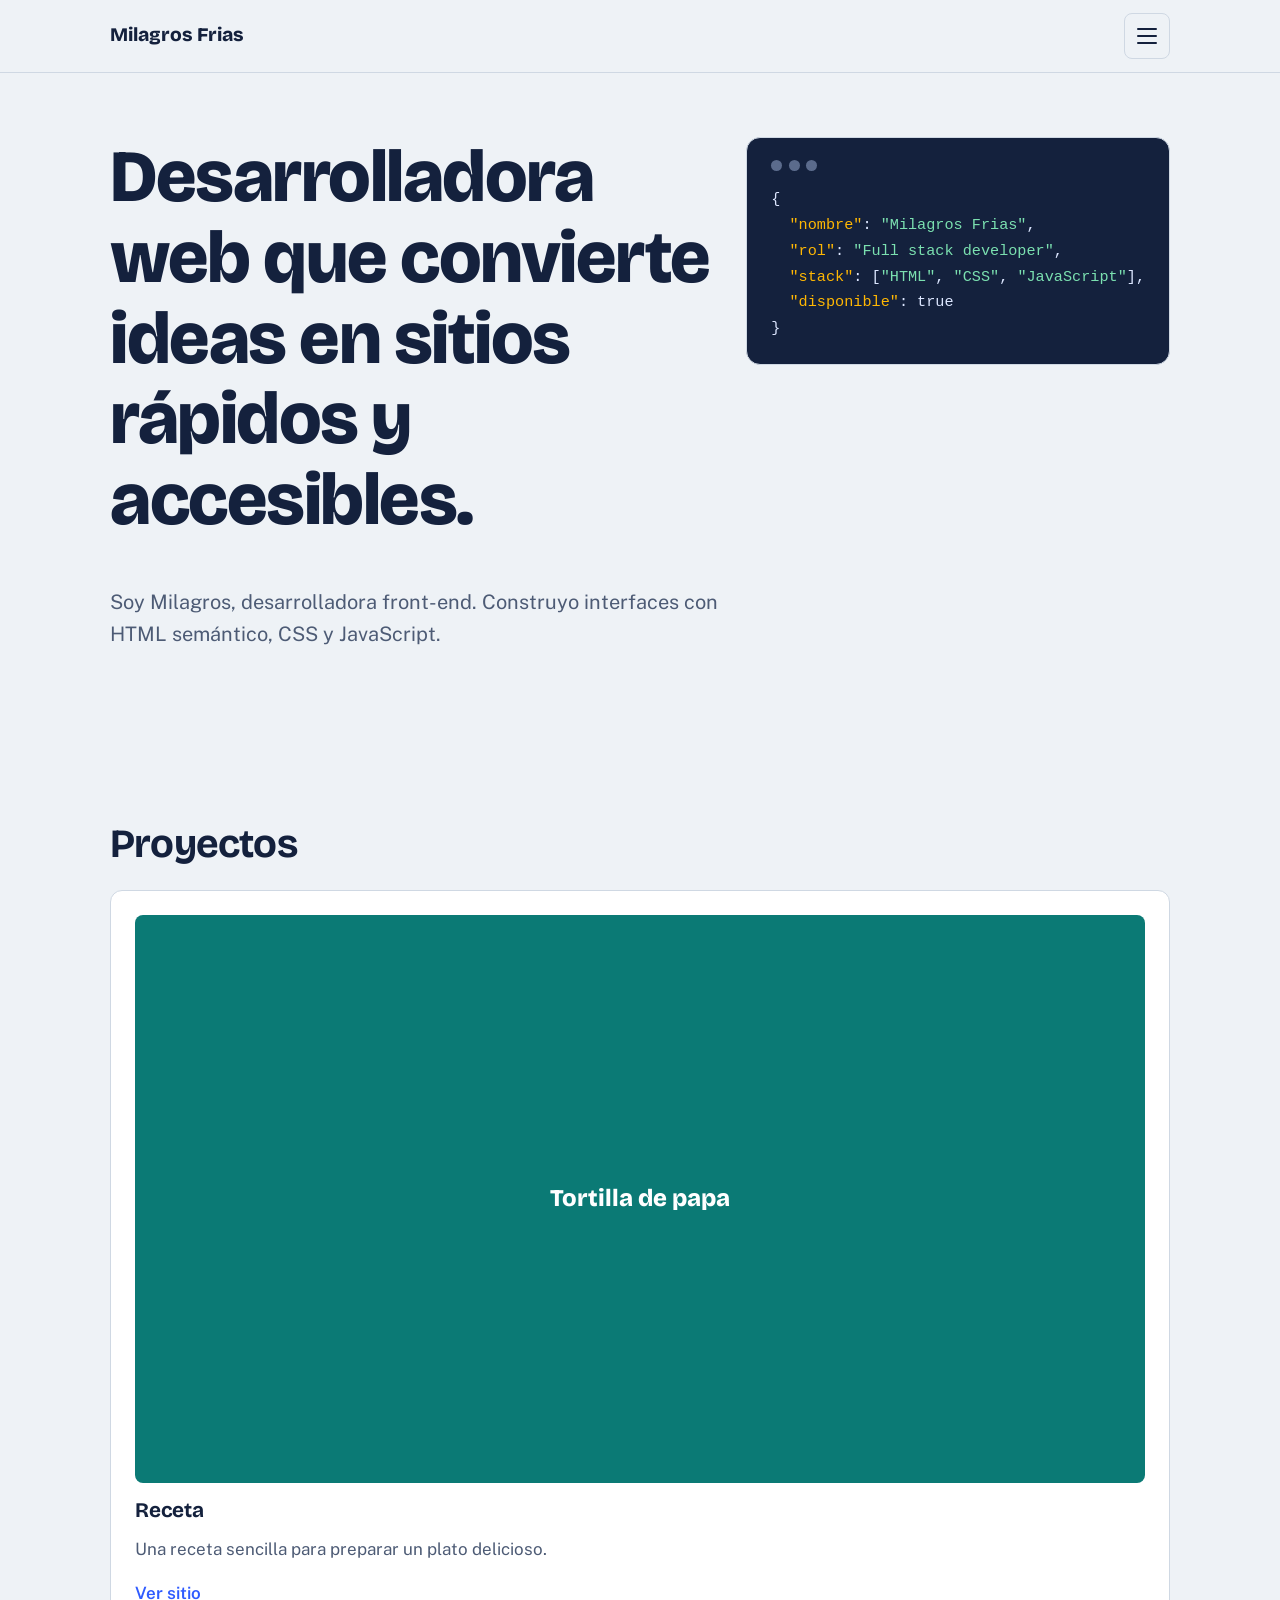
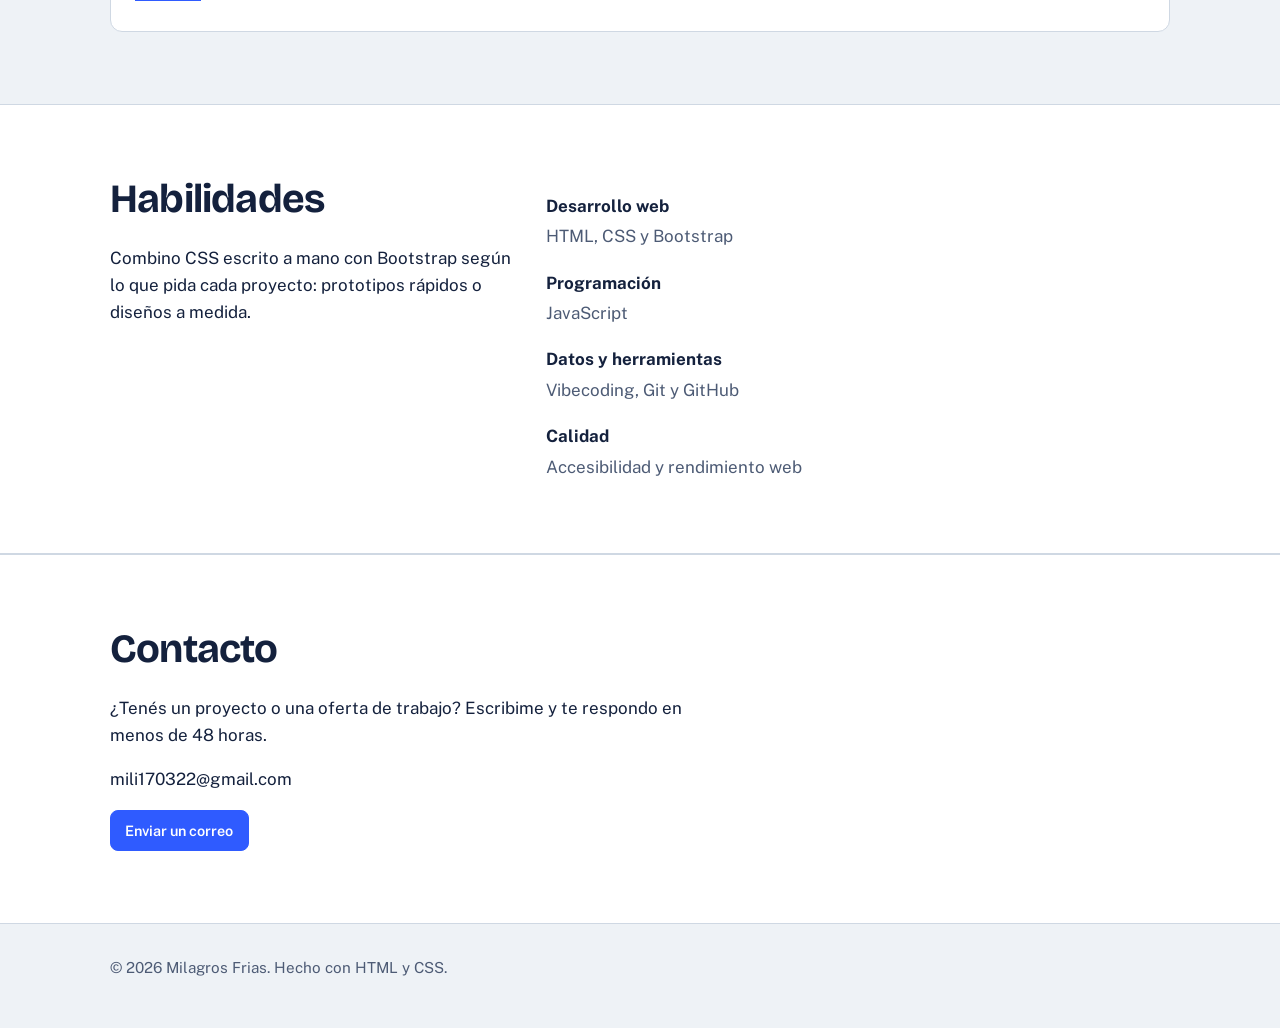
<file: index.html>
<!doctype html>
<html lang="es">
  <head>
    <!-- Define idioma, codificación, adaptación móvil y descripción para buscadores. -->
    <meta charset="UTF-8">
    <meta name="viewport" content="width=device-width, initial-scale=1, viewport-fit=cover">
    <title>Desarrolladora web</title>
    <meta name="description" content="Portfolio de Milagros Frias, desarrolladora web front-end y full stack.">
    <!-- Preconecta con Google Fonts y carga solo los usados por el diseño. -->
    <link rel="preconnect" href="https://fonts.googleapis.com">
    <link rel="preconnect" href="https://fonts.gstatic.com" crossorigin>
    <link href="https://fonts.googleapis.com/css2?family=Bricolage+Grotesque:wght@700;800&family=Public+Sans:wght@400;500;600&display=swap" rel="stylesheet">
    <link rel="stylesheet" href="style.css">
  </head>
  <body>
    <!-- El encabezado permanece visible; el nombre y los enlaces llevan a secciones de esta página. -->
    <header class="site-header">
      <div class="container">
        <nav class="nav" aria-label="Principal">
          <a class="brand" href="#inicio">Milagros Frias</a>
          <!-- details/summary crea un menú desplegable nativo, sin JavaScript para abrirlo. -->
          <details class="nav-menu">
            <summary aria-label="Abrir o cerrar el menú de navegación">
              <span class="menu-icon" aria-hidden="true">
                <span></span>
                <span></span>
                <span></span>
              </span>
            </summary>
            <ul>
              <li><a href="#proyectos">Proyectos</a></li>
              <li><a href="#habilidades">Habilidades</a></li>
              <li><a href="#contacto">Contacto</a></li>
            </ul>
          </details>
        </nav>
      </div>
    </header>

    <main id="inicio">
      <!-- Presenta a Milagros y muestra sus datos de perfil con formato similar a JSON. -->
      <section class="hero" aria-labelledby="titulo">
        <div class="container">
          <div class="row">
            <div class="col col-md-7">
              <h1 id="titulo">Desarrolladora web que convierte ideas en sitios rápidos y accesibles.</h1>
              <p class="lead">Soy Milagros, desarrolladora front-end. Construyo interfaces con HTML semántico, CSS y JavaScript.</p>
            </div>
            <div class="col col-md-5">
              <figure class="code" aria-label="Resumen del perfil en formato JSON">
                <div class="code-bar" aria-hidden="true">
                  <span></span>
                  <span></span>
                  <span></span>
                </div>
                <pre><code>{
  <span class="k">"nombre"</span>: <span class="s">"Milagros Frias"</span>,
  <span class="k">"rol"</span>: <span class="s">"Full stack developer"</span>,
  <span class="k">"stack"</span>: [<span class="s">"HTML"</span>, <span class="s">"CSS"</span>, <span class="s">"JavaScript"</span>],
  <span class="k">"disponible"</span>: true
}</code></pre>
              </figure>
            </div>
          </div>
        </div>
      </section>

      <!-- Tarjeta de proyecto con descripción. -->
      <section id="proyectos" aria-labelledby="t-proyectos">
        <div class="container">
          <h2 id="t-proyectos">Proyectos</h2>
          <div class="row">
            <div class="col col-md-4">
              <article class="card">
                <div class="project-visual v2" role="img" aria-label="Vista previa de la receta">Tortilla de papa</div>
                <h3>Receta</h3>
                <p>Una receta sencilla para preparar un plato delicioso.</p>
                <div class="links">
                  <a href="receta/index.html">Ver sitio</a>
                </div>
              </article>
            </div>
          </div>
        </div>
      </section>

      <!-- Lista de habilidades: cada término (dt) se relaciona con su descripción (dd). -->
      <section id="habilidades" class="skills" aria-labelledby="t-habilidades">
        <div class="container">
          <div class="row">
            <div class="col col-md-5">
              <h2 id="t-habilidades">Habilidades</h2>
              <p>Combino CSS escrito a mano con Bootstrap según lo que pida cada proyecto: prototipos rápidos o diseños a medida.</p>
            </div>
            <div class="col col-md-7">
              <dl>
                <dt>Desarrollo web</dt>
                <dd>HTML, CSS y Bootstrap</dd>
                <dt>Programación</dt>
                <dd>JavaScript</dd>
                <dt>Datos y herramientas</dt>
                <dd>Vibecoding, Git y GitHub</dd>
                <dt>Calidad</dt>
                <dd>Accesibilidad y rendimiento web</dd>
              </dl>
            </div>
          </div>
        </div>
      </section>

      <!-- Muestra el correo como texto; el botón abre Gmail para redactar un mensaje
           dirigido a esa dirección en una pestaña nueva. -->
      <section id="contacto" class="contact" aria-labelledby="t-contacto">
        <div class="container">
          <h2 id="t-contacto">Contacto</h2>
          <p>¿Tenés un proyecto o una oferta de trabajo? Escribime y te respondo en menos de 48 horas.</p>
          <address>
            <p>mili170322@gmail.com</p>
            <a class="btn btn-primary btn-small" href="https://mail.google.com/mail/?view=cm&amp;fs=1&amp;to=mili170322@gmail.com" target="_blank" rel="noopener noreferrer">Enviar un correo</a>
          </address>
        </div>
      </section>
    </main>

    <!-- Pie de página con créditos del portfolio. -->
    <footer class="site-footer">
      <div class="container">
        <p>© 2026 Milagros Frias. Hecho con HTML y CSS.</p>
      </div>
    </footer>

    <script>
      // Reúne los enlaces del menú para asignarles el mismo comportamiento.
      const menuLinks = document.querySelectorAll(".nav-menu a");

      menuLinks.forEach((link) => {
        link.addEventListener("click", () => {
          // Cierra el <details> que contiene el enlace sin cancelar la navegación.
          link.closest(".nav-menu").open = false;
        });
      });
    </script>
  </body>
</html>
</file>
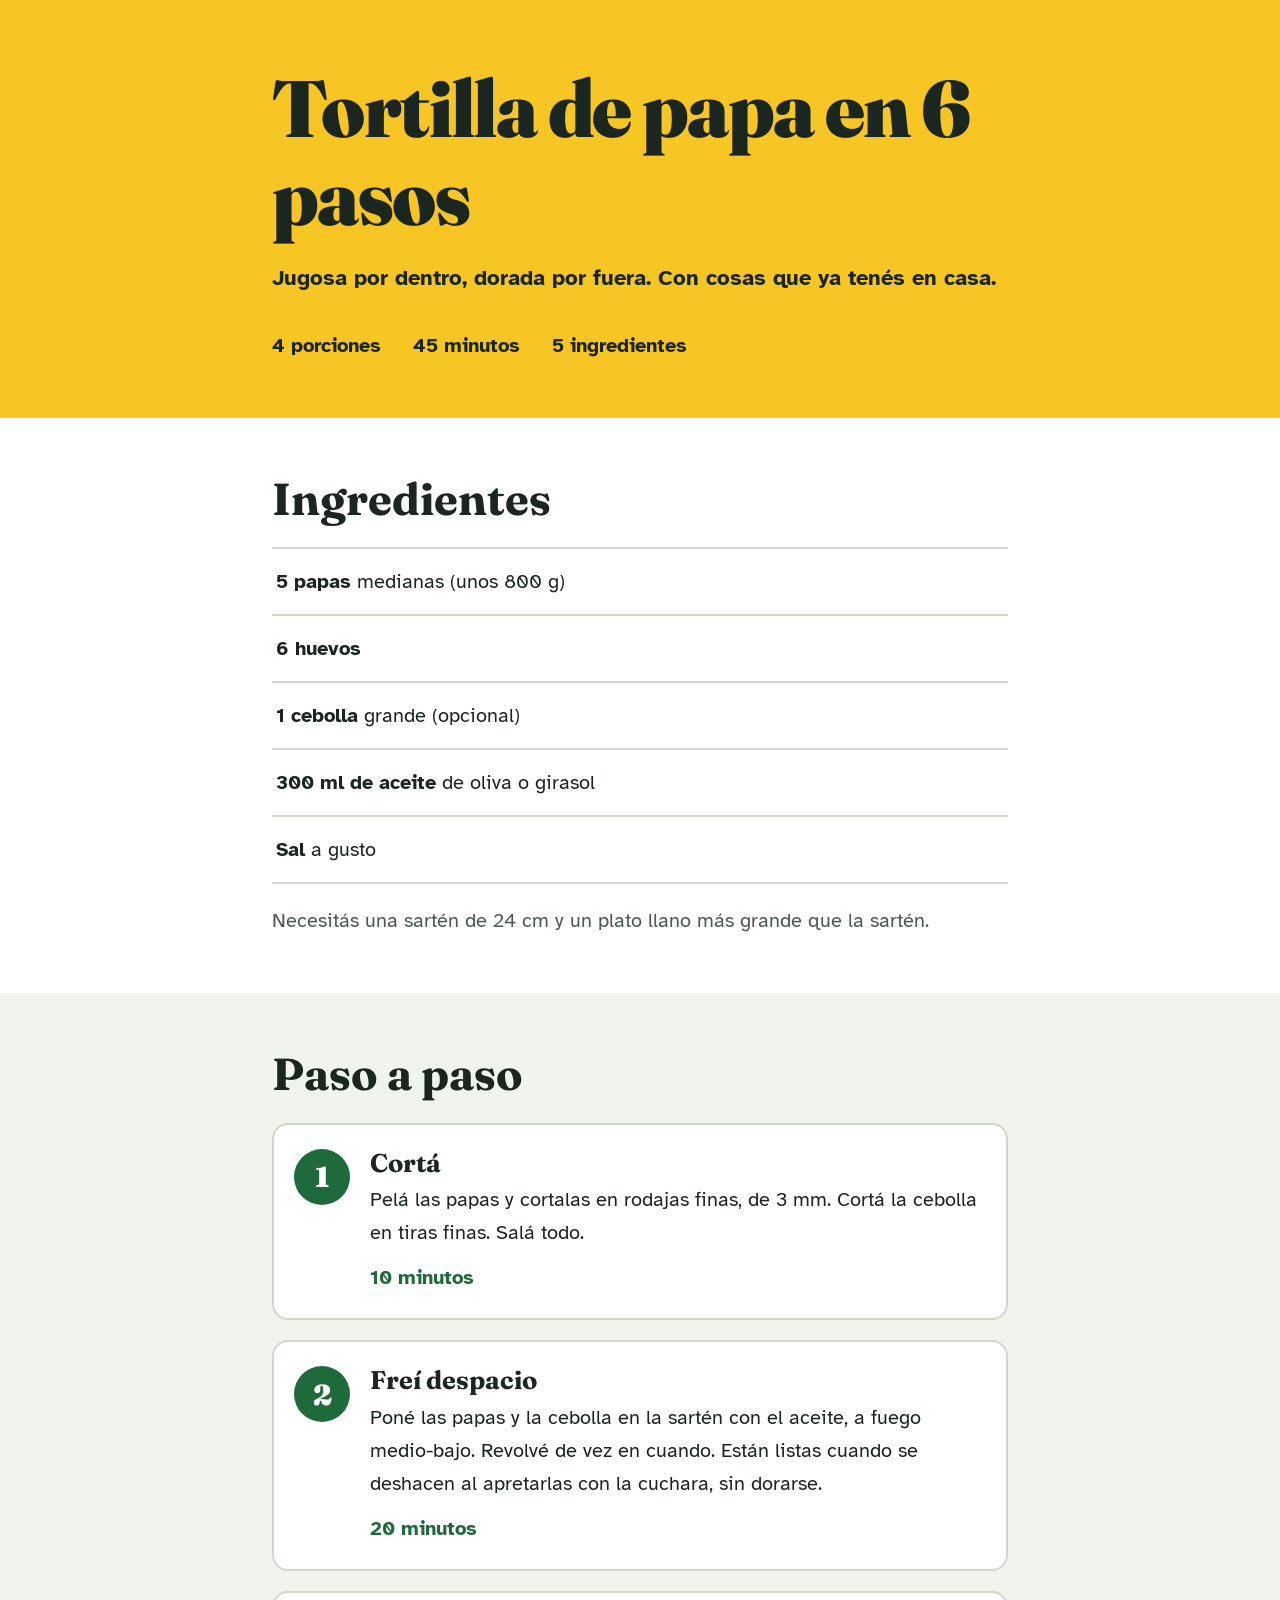
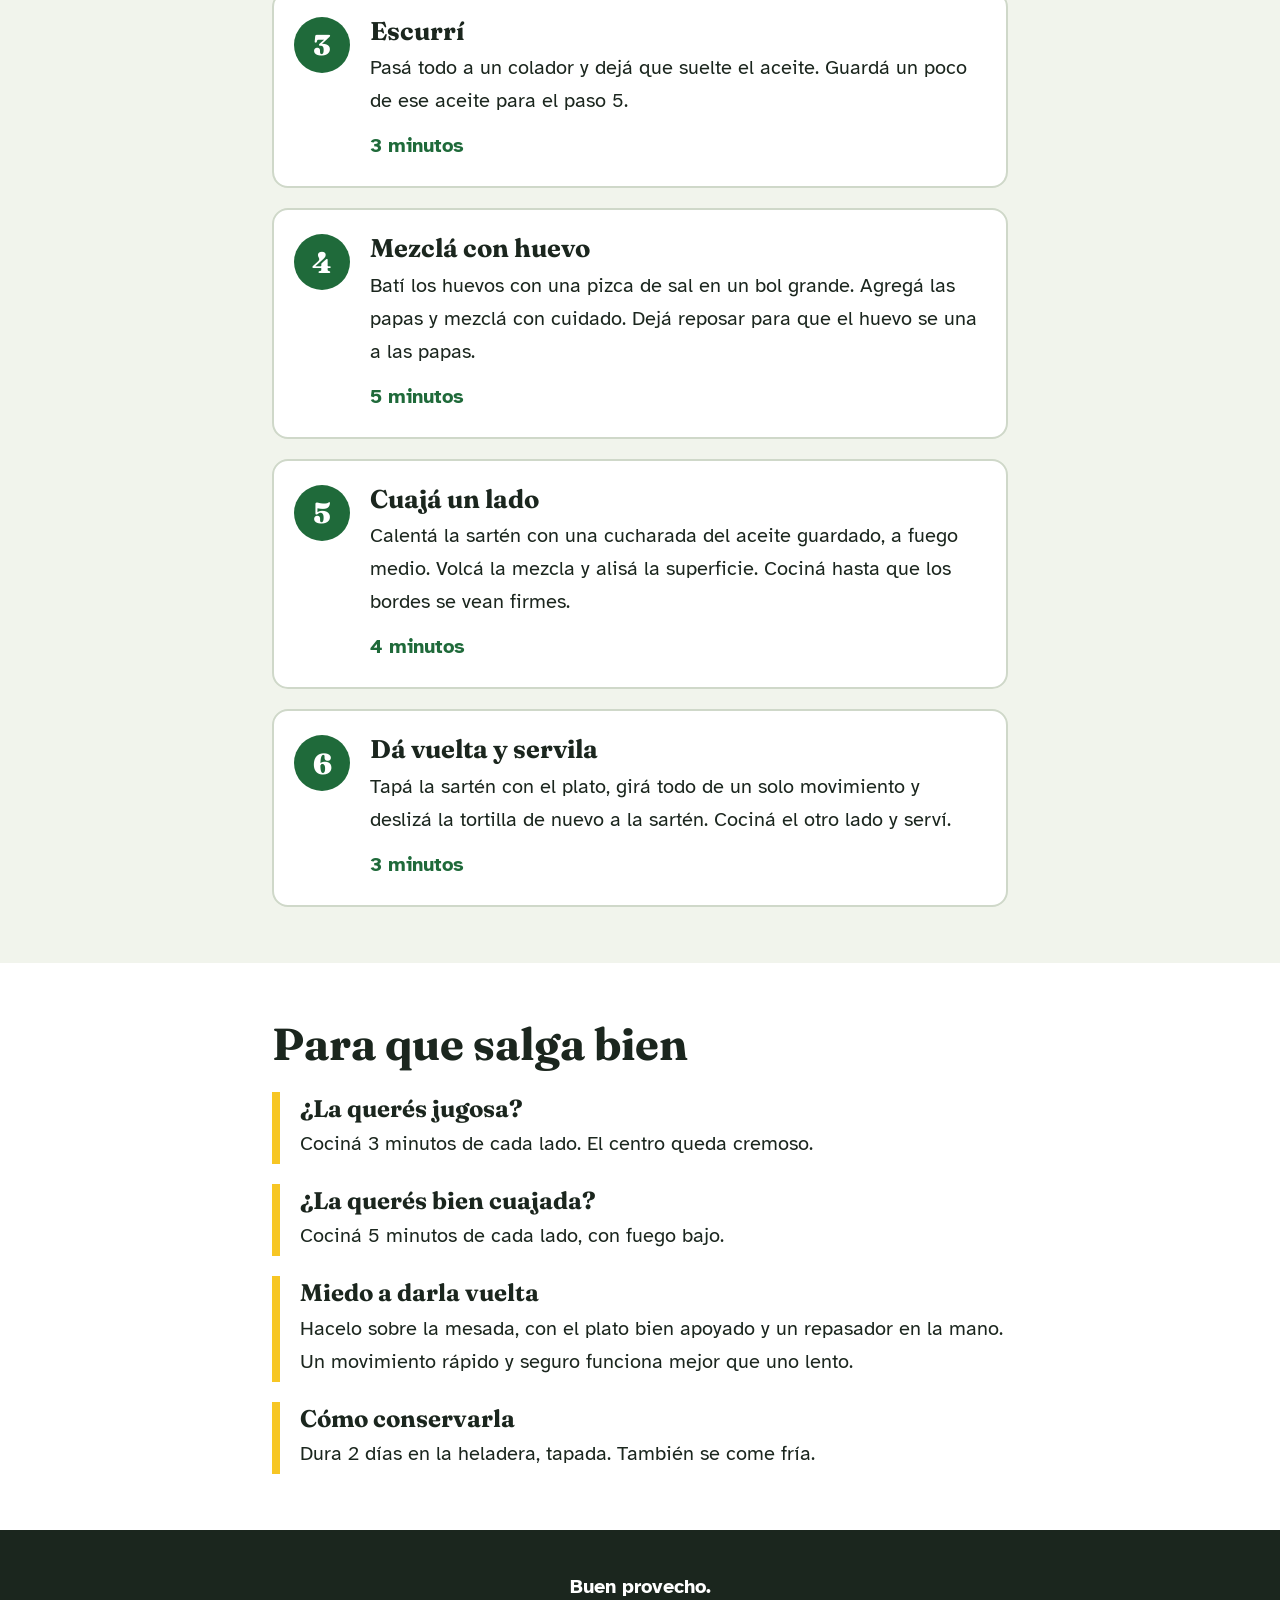
<file: receta/index.html>
<!DOCTYPE html>
<html lang="es">
<head>
<meta charset="utf-8">
<meta name="viewport" content="width=device-width, initial-scale=1, viewport-fit=cover">
<title>Tortilla de papa en 6 pasos</title>
<link rel="preconnect" href="https://fonts.googleapis.com">
<link href="https://fonts.googleapis.com/css2?family=Atkinson+Hyperlegible:wght@400;700&family=Fraunces:opsz,wght@9..144,700;9..144,900&display=swap" rel="stylesheet">
<link rel="stylesheet" href="style.css">
</head>
<body>

<header class="hero">
  <div class="wrap">
    <h1>Tortilla de papa en 6 pasos</h1>
    <p>Jugosa por dentro, dorada por fuera. Con cosas que ya tenés en casa.</p>
    <ul class="facts">
      <li>4 porciones</li>
      <li>45 minutos</li>
      <li>5 ingredientes</li>
    </ul>
  </div>
</header>

<main>
  <section id="ingredientes">
    <div class="wrap">
      <h2>Ingredientes</h2>
      <ul class="ing">
        <li><b>5 papas</b> medianas (unos 800 g)</li>
        <li><b>6 huevos</b></li>
        <li><b>1 cebolla</b> grande (opcional)</li>
        <li><b>300 ml de aceite</b> de oliva o girasol</li>
        <li><b>Sal</b> a gusto</li>
      </ul>
      <p class="note">Necesitás una sartén de 24 cm y un plato llano más grande que la sartén.</p>
    </div>
  </section>

  <section class="alt" id="pasos">
    <div class="wrap">
      <h2>Paso a paso</h2>
      <ol class="steps">
        <li>
          <div>
            <h3>Cortá</h3>
            <p>Pelá las papas y cortalas en rodajas finas, de 3 mm. Cortá la cebolla en tiras finas. Salá todo.</p>
            <span class="time">10 minutos</span>
          </div>
        </li>
        <li>
          <div>
            <h3>Freí despacio</h3>
            <p>Poné las papas y la cebolla en la sartén con el aceite, a fuego medio-bajo. Revolvé de vez en cuando. Están listas cuando se deshacen al apretarlas con la cuchara, sin dorarse.</p>
            <span class="time">20 minutos</span>
          </div>
        </li>
        <li>
          <div>
            <h3>Escurrí</h3>
            <p>Pasá todo a un colador y dejá que suelte el aceite. Guardá un poco de ese aceite para el paso 5.</p>
            <span class="time">3 minutos</span>
          </div>
        </li>
        <li>
          <div>
            <h3>Mezclá con huevo</h3>
            <p>Batí los huevos con una pizca de sal en un bol grande. Agregá las papas y mezclá con cuidado. Dejá reposar para que el huevo se una a las papas.</p>
            <span class="time">5 minutos</span>
          </div>
        </li>
        <li>
          <div>
            <h3>Cuajá un lado</h3>
            <p>Calentá la sartén con una cucharada del aceite guardado, a fuego medio. Volcá la mezcla y alisá la superficie. Cociná hasta que los bordes se vean firmes.</p>
            <span class="time">4 minutos</span>
          </div>
        </li>
        <li>
          <div>
            <h3>Dá vuelta y servila</h3>
            <p>Tapá la sartén con el plato, girá todo de un solo movimiento y deslizá la tortilla de nuevo a la sartén. Cociná el otro lado y serví.</p>
            <span class="time">3 minutos</span>
          </div>
        </li>
      </ol>
    </div>
  </section>

  <section id="consejos">
    <div class="wrap">
      <h2>Para que salga bien</h2>
      <div class="tips">
        <div class="tip">
          <h3>¿La querés jugosa?</h3>
          <p>Cociná 3 minutos de cada lado. El centro queda cremoso.</p>
        </div>
        <div class="tip">
          <h3>¿La querés bien cuajada?</h3>
          <p>Cociná 5 minutos de cada lado, con fuego bajo.</p>
        </div>
        <div class="tip">
          <h3>Miedo a darla vuelta</h3>
          <p>Hacelo sobre la mesada, con el plato bien apoyado y un repasador en la mano. Un movimiento rápido y seguro funciona mejor que uno lento.</p>
        </div>
        <div class="tip">
          <h3>Cómo conservarla</h3>
          <p>Dura 2 días en la heladera, tapada. También se come fría.</p>
        </div>
      </div>
    </div>
  </section>
</main>

<footer>
  <p>Buen provecho.</p>
</footer>

</body>
</html>
</file>
<file: style.css>
/* Colores, tipografías y espacios seguros reutilizados en toda la página. */
:root {
  --bg: #eef2f6;
  --surface: #ffffff;
  --ink: #14213d;
  --muted: #4d5b75;
  --line: #cfd8e3;
  --accent: #2f5bff;
  --accent-ink: #ffffff;
  --code-bg: #14213d;
  --code-ink: #dce6ff;
  --code-key: #ffb703;
  --code-str: #7be0b0;
  --font-head: "Bricolage Grotesque", "Trebuchet MS", sans-serif;
  --font-body: "Public Sans", system-ui, -apple-system, "Segoe UI", sans-serif;
  box-sizing: border-box;
  padding-top: env(safe-area-inset-top, 0px);
  padding-bottom: env(safe-area-inset-bottom, 0px);
}

/* Adapta la paleta al tema oscuro del dispositivo, salvo que se fuerce el claro. */
@media (prefers-color-scheme: dark) {
  :root:not([data-theme="light"]) {
    --bg: #0e1524;
    --surface: #16203a;
    --ink: #e8eefc;
    --muted: #a3b1cf;
    --line: #2a3858;
    --accent: #7d9bff;
    --accent-ink: #0e1524;
    --code-bg: #0a101d;
  }
}

/* Permite activar el tema oscuro manualmente desde el atributo data-theme. */
:root[data-theme="dark"] {
  --bg: #0e1524;
  --surface: #16203a;
  --ink: #e8eefc;
  --muted: #a3b1cf;
  --line: #2a3858;
  --accent: #7d9bff;
  --accent-ink: #0e1524;
  --code-bg: #0a101d;
}

/* Ajustes base para el modelo de caja, desplazamiento y contenido general. */
*,
*::before,
*::after {
  box-sizing: inherit;
}

html {
  scroll-padding-top: env(safe-area-inset-top, 0px);
  scroll-behavior: smooth;
}

body {
  margin: 0;
  background: var(--bg);
  color: var(--ink);
  font-family: var(--font-body);
  line-height: 1.6;
  font-size: 1.0625rem;
}

img,
svg {
  max-width: 100%;
}

a {
  color: var(--accent);
}

/* Mantiene un indicador visible al navegar con teclado. */
:focus-visible {
  outline: 3px solid var(--accent);
  outline-offset: 3px;
  border-radius: 4px;
}

/* Estilo y escalado adaptable de los encabezados y párrafos. */
h1,
h2,
h3 {
  font-family: var(--font-head);
  line-height: 1.1;
  margin: 0 0 0.6em;
  letter-spacing: -0.02em;
}

h1 {
  font-size: clamp(2.6rem, 7vw, 4.6rem);
  font-weight: 800;
}

h2 {
  font-size: clamp(1.8rem, 4vw, 2.5rem);
  font-weight: 700;
}

h3 {
  font-size: 1.3rem;
  font-weight: 700;
  letter-spacing: -0.01em;
}

p {
  margin: 0 0 1em;
  max-width: 62ch;
}

/* Sistema de grilla: centra el contenido y distribuye columnas con flexbox. */
.container {
  width: 100%;
  max-width: 1100px;
  margin-inline: auto;
  padding-inline: 1.25rem;
}

.row {
  display: flex;
  flex-wrap: wrap;
  gap: 1.5rem;
}

.col {
  flex: 1 1 100%;
}

/* En pantallas medianas, las columnas ocupan proporciones distintas del ancho. */
@media (min-width: 768px) {
  .col-md-4 {
    flex: 1 1 calc(33.333% - 1rem);
  }

  .col-md-7 {
    flex: 1 1 55%;
  }

  .col-md-5 {
    flex: 1 1 35%;
  }
}

/* Botones: estilo base, variante principal, tamaño reducido y realce al pasar el cursor. */
.btn {
  display: inline-block;
  padding: 0.75rem 1.3rem;
  border-radius: 8px;
  font-weight: 600;
  text-decoration: none;
  border: 2px solid var(--accent);
  font-family: var(--font-body);
  cursor: pointer;
}

.btn-primary {
  background: var(--accent);
  color: var(--accent-ink);
}

.btn-small {
  padding: 0.5rem 0.9rem;
  font-size: 0.9rem;
  border-width: 1px;
}

.btn:hover {
  filter: brightness(1.08);
}

/* Cabecera fija en la parte superior, respetando el área segura del dispositivo. */
.site-header {
  position: sticky;
  top: env(safe-area-inset-top, 0px);
  z-index: 20;
  background: var(--bg);
  border-bottom: 1px solid var(--line);
}

/* Cubre la zona superior del dispositivo para mantener uniforme el fondo bajo la cámara. */
body::before {
  content: "";
  position: fixed;
  inset: 0 0 auto;
  height: env(safe-area-inset-top, 0px);
  background: var(--bg);
  z-index: 30;
}

.nav {
  display: flex;
  align-items: center;
  justify-content: space-between;
  gap: 1rem;
  padding-block: 0.8rem;
  position: relative;
}

.brand {
  font-family: var(--font-head);
  font-weight: 800;
  font-size: 1.2rem;
  text-decoration: none;
  color: var(--ink);
}

.nav-menu {
  position: relative;
}

/* Hace que el control nativo del menú tenga un área táctil amplia y oculta su marcador. */
.nav-menu summary {
  width: 44px;
  height: 44px;
  display: grid;
  place-items: center;
  list-style: none;
  border: 1px solid var(--line);
  border-radius: 8px;
  cursor: pointer;
}

.nav-menu summary::-webkit-details-marker {
  display: none;
}

.nav-menu summary:hover {
  border-color: var(--accent);
}

.menu-icon {
  width: 20px;
  display: grid;
  gap: 5px;
}

.menu-icon span {
  height: 2px;
  background: var(--ink);
  border-radius: 2px;
  transition: transform 160ms ease, opacity 160ms ease;
}

/* Al abrir el menú, transforma las tres líneas del icono en una X. */
.nav-menu[open] .menu-icon span:first-child {
  transform: translateY(7px) rotate(45deg);
}

.nav-menu[open] .menu-icon span:nth-child(2) {
  opacity: 0;
}

.nav-menu[open] .menu-icon span:last-child {
  transform: translateY(-7px) rotate(-45deg);
}

/* Despliega la lista de navegación debajo del botón, alineada a la derecha. */
.nav-menu ul {
  min-width: 190px;
  position: absolute;
  top: calc(100% + 0.6rem);
  right: 0;
  z-index: 25;
  list-style: none;
  display: grid;
  gap: 0.2rem;
  margin: 0;
  padding: 0.5rem;
  background: var(--surface);
  border: 1px solid var(--line);
  border-radius: 10px;
  box-shadow: 0 12px 30px rgb(20 33 61 / 15%);
}

.nav-menu a {
  display: block;
  padding: 0.7rem 0.8rem;
  border-radius: 6px;
  color: var(--muted);
  text-decoration: none;
  font-weight: 500;
}

.nav-menu a:hover {
  background: var(--bg);
  color: var(--accent);
}

/* Espaciado común de las secciones y ajustes específicos de la presentación inicial. */
section {
  padding-block: 4.5rem;
}

.hero {
  padding-block: 4rem 5rem;
}

.hero .lead {
  font-size: 1.25rem;
  color: var(--muted);
}

/* Panel del perfil con formato de código, colores de sintaxis y desplazamiento horizontal si hace falta. */
figure {
  margin: 0;
}

.code {
  background: var(--code-bg);
  color: var(--code-ink);
  border-radius: 14px;
  padding: 1.4rem 1.5rem;
  font-family: ui-monospace, "SF Mono", Menlo, Consolas, monospace;
  font-size: 0.95rem;
  line-height: 1.7;
  overflow-x: auto;
  border: 1px solid var(--line);
}

.code pre {
  margin: 0;
}

.code .k {
  color: var(--code-key);
}

.code .s {
  color: var(--code-str);
}

.code-bar {
  display: flex;
  gap: 0.4rem;
  margin-bottom: 1rem;
}

.code-bar span {
  width: 11px;
  height: 11px;
  border-radius: 50%;
  background: #5b6b8c;
}

/* Tarjetas de proyectos; el párrafo flexible ayuda a alinear etiquetas y enlaces. */
.card {
  background: var(--surface);
  border: 1px solid var(--line);
  border-radius: 12px;
  padding: 1.5rem;
  height: 100%;
  display: flex;
  flex-direction: column;
}

.card p {
  color: var(--muted);
  flex: 1;
}

/* Etiquetas de tecnologías y enlaces de cada tarjeta. */
.tags {
  list-style: none;
  display: flex;
  flex-wrap: wrap;
  gap: 0.4rem;
  margin: 0 0 1rem;
  padding: 0;
}

.tags li {
  font-size: 0.82rem;
  font-weight: 600;
  padding: 0.2rem 0.6rem;
  border-radius: 99px;
  background: var(--bg);
  border: 1px solid var(--line);
}

.card .links {
  display: flex;
  gap: 1rem;
  font-weight: 600;
}

.project-visual {
  aspect-ratio: 16 / 9;
  border-radius: 8px;
  margin-bottom: 1.1rem;
  display: grid;
  place-items: center;
  font-family: var(--font-head);
  font-weight: 800;
  font-size: 1.5rem;
  color: #fff;
}

.v2 {
  background: #0b7a75;
}

/* Agrupa las secciones de habilidades y contacto sobre una superficie diferenciada. */
.skills,
.contact {
  background: var(--surface);
  border-block: 1px solid var(--line);
}

.skills dl {
  display: grid;
  grid-template-columns: 1fr;
  gap: 0.2rem 1.5rem;
  margin: 0;
}

.skills dt {
  font-weight: 700;
  margin-top: 1rem;
}

.skills dd {
  margin: 0;
  color: var(--muted);
}

/* Normaliza la dirección de contacto y define el estilo del pie de página. */
address {
  font-style: normal;
}

address a {
  font-weight: 600;
}

.site-footer {
  padding-block: 2rem;
  color: var(--muted);
  font-size: 0.95rem;
}

/* Desactiva desplazamiento suave y transiciones cuando el usuario reduce el movimiento. */
@media (prefers-reduced-motion: reduce) {
  html {
    scroll-behavior: auto;
  }

  .menu-icon span {
    transition: none;
  }
}
</file>
<file: receta/style.css>
:root {
  box-sizing: border-box;
  padding-top: env(safe-area-inset-top, 0px);
  padding-bottom: env(safe-area-inset-bottom, 0px);
  --bg: #ffffff;
  --soft: #f1f4ec;
  --ink: #1b261e;
  --muted: #4a5a4f;
  --line: #cfd8c9;
  --green: #1f6a3a;
  --on-green: #ffffff;
  --yolk: #f7c624;
  --on-yolk: #1b261e;
  --serif: "Fraunces", Georgia, "Times New Roman", serif;
  --sans: "Atkinson Hyperlegible", "Segoe UI", Verdana, Arial, sans-serif;
}
@media (prefers-color-scheme: dark) {
  :root:not([data-theme="light"]) {
    --bg: #141b16; --soft: #1e2821; --ink: #f1f5ee; --muted: #b6c4b9;
    --line: #3a4a3f; --green: #6fcf8d; --on-green: #10221a;
  }
}
:root[data-theme="dark"] {
  --bg: #141b16; --soft: #1e2821; --ink: #f1f5ee; --muted: #b6c4b9;
  --line: #3a4a3f; --green: #6fcf8d; --on-green: #10221a;
}
*, *::before, *::after { box-sizing: inherit; }
html { scroll-padding-top: env(safe-area-inset-top, 0px); scroll-behavior: smooth; }
body {
  margin: 0; background: var(--bg); color: var(--ink);
  font: 400 1.25rem/1.65 var(--sans);
  -webkit-text-size-adjust: 100%;
}
h1, h2, h3 { font-family: var(--serif); line-height: 1.1; margin: 0; }
p { margin: 0; max-width: 60ch; }
a { color: inherit; }
:focus-visible { outline: 4px solid var(--green); outline-offset: 3px; }
.wrap { width: min(100% - 2.5rem, 46rem); margin-inline: auto; }

/* Hero */
.hero { background: var(--yolk); color: var(--on-yolk); padding: 4rem 0 3.5rem; }
.hero h1 { font-weight: 900; font-size: clamp(2.8rem, 10vw, 5rem); letter-spacing: -0.02em; }
.hero p { font-size: 1.4rem; margin-top: 1.25rem; font-weight: 700; }
.facts { display: flex; flex-wrap: wrap; gap: .5rem 2rem; margin: 2rem 0 0; padding: 0; list-style: none; }
.facts li { font-weight: 700; }

/* Sections */
section { padding: 3.5rem 0; }
section h2 { font-size: clamp(2rem, 7vw, 2.8rem); margin-bottom: 1.5rem; }
.alt { background: var(--soft); }

/* Ingredients */
.ing { list-style: none; margin: 0; padding: 0; border-top: 2px solid var(--line); }
.ing li { border-bottom: 2px solid var(--line); padding: 1rem .25rem; }
.ing b { font-weight: 700; }
.note { margin-top: 1.25rem; color: var(--muted); }

/* Steps */
.steps { list-style: none; margin: 0; padding: 0; counter-reset: paso; display: grid; gap: 1.25rem; }
.steps li { counter-increment: paso; display: grid; grid-template-columns: 3.5rem 1fr; gap: 1.25rem; align-items: start; background: var(--bg); border: 2px solid var(--line); border-radius: 16px; padding: 1.5rem 1.25rem; }
.steps li::before {
  content: counter(paso); display: grid; place-items: center; width: 3.5rem; height: 3.5rem;
  background: var(--green); color: var(--on-green); border-radius: 50%;
  font: 900 1.8rem var(--serif);
}
.steps h3 { font-size: 1.6rem; margin-bottom: .4rem; }
.steps .time { display: inline-block; margin-top: .75rem; font-weight: 700; color: var(--green); }

/* Tips */
.tips { display: grid; gap: 1.25rem; }
.tip { border-left: 8px solid var(--yolk); padding: .25rem 0 .25rem 1.25rem; }
.tip h3 { font-size: 1.5rem; margin-bottom: .3rem; }

footer { background: var(--ink); color: var(--bg); padding: 2.5rem 0; text-align: center; font-weight: 700; }
footer p { margin-inline: auto; }

@media (max-width: 480px) {
  body { font-size: 1.15rem; }
  .steps li { grid-template-columns: 1fr; }
}
@media (prefers-reduced-motion: reduce) { html { scroll-behavior: auto; } }
</file>
